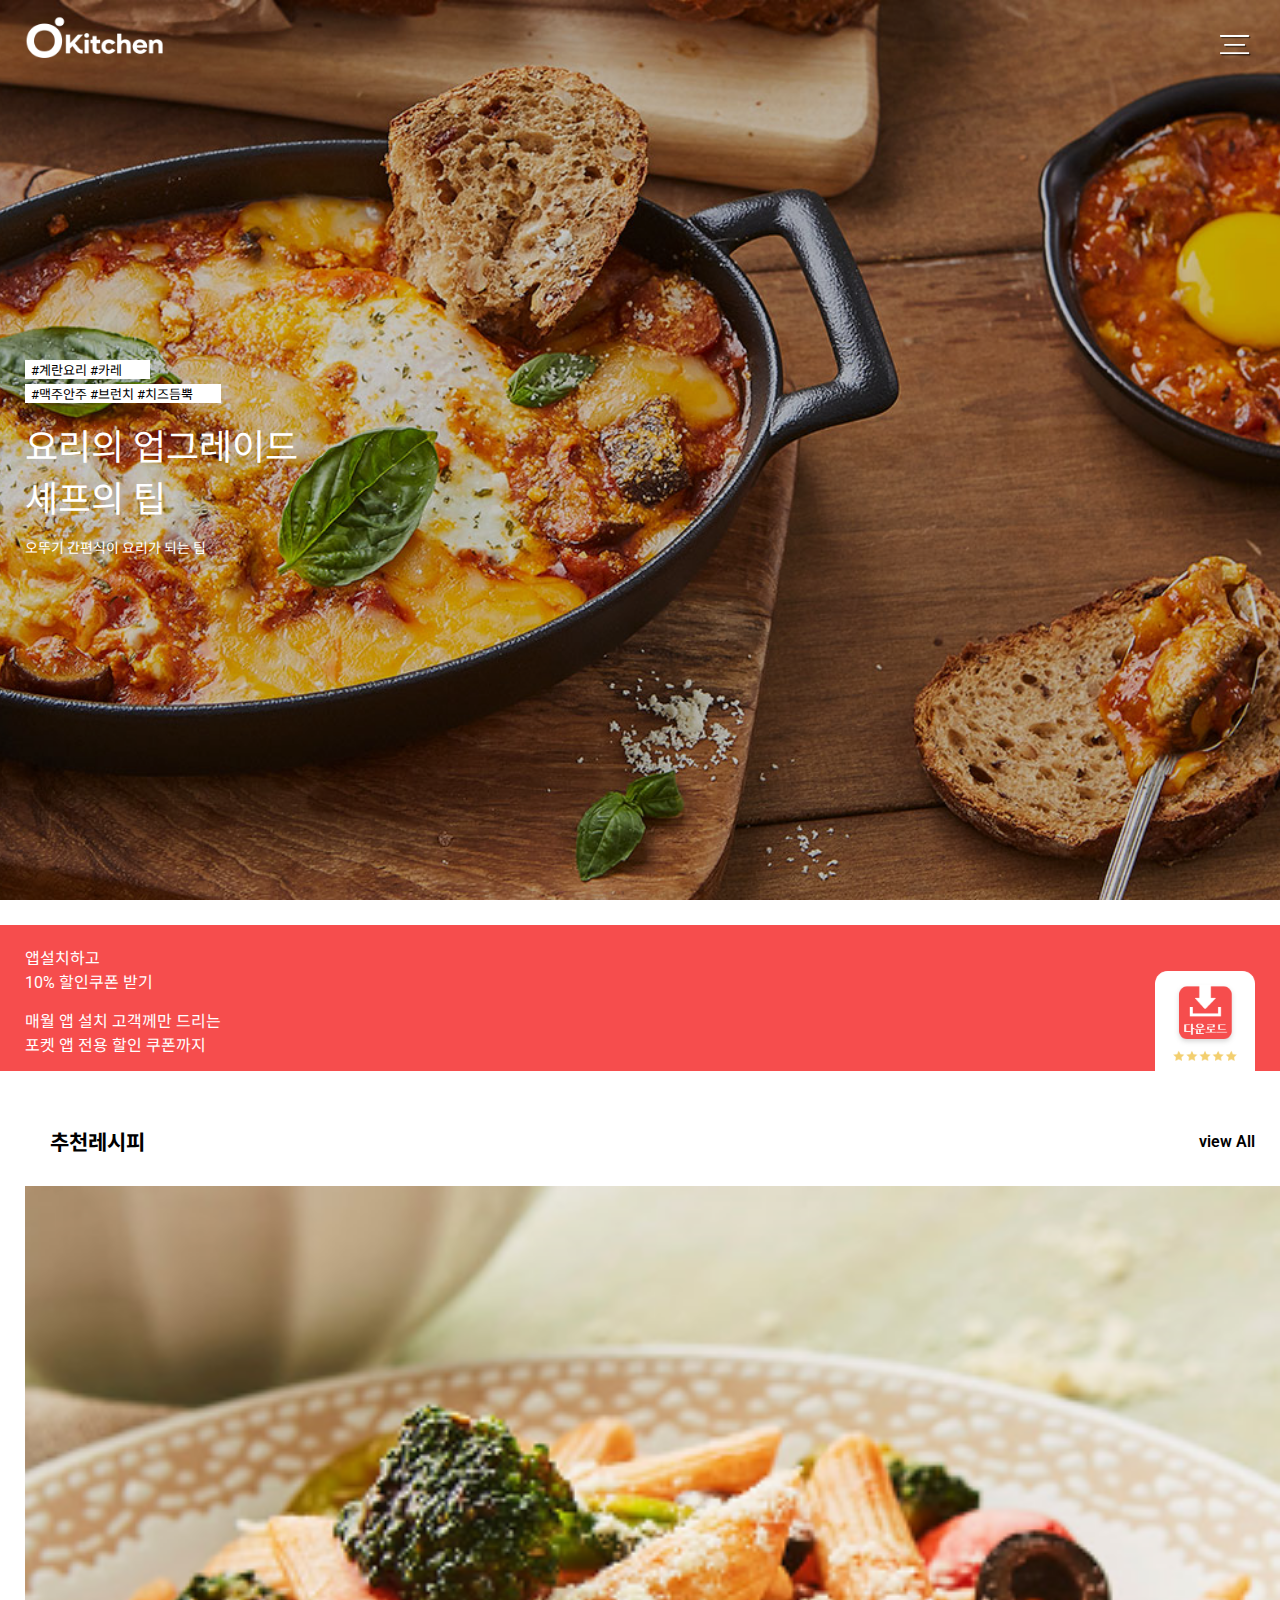
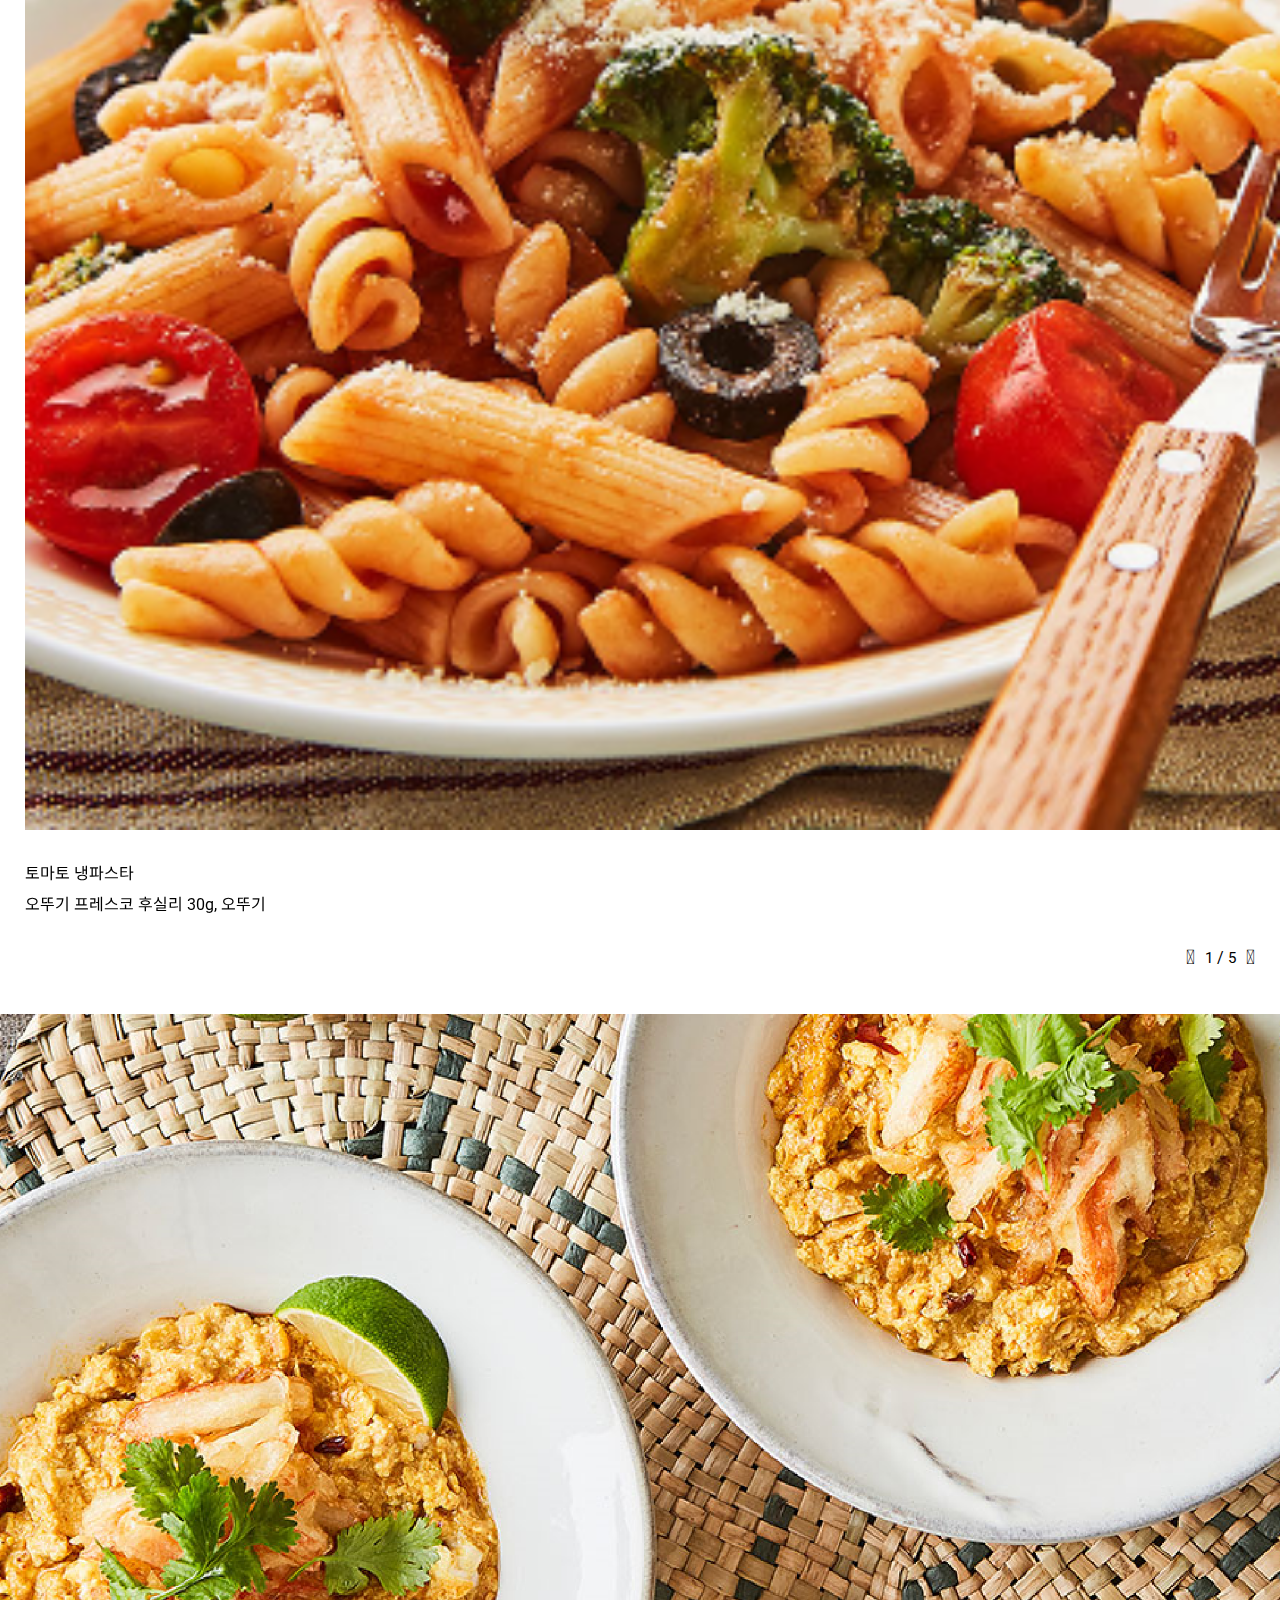
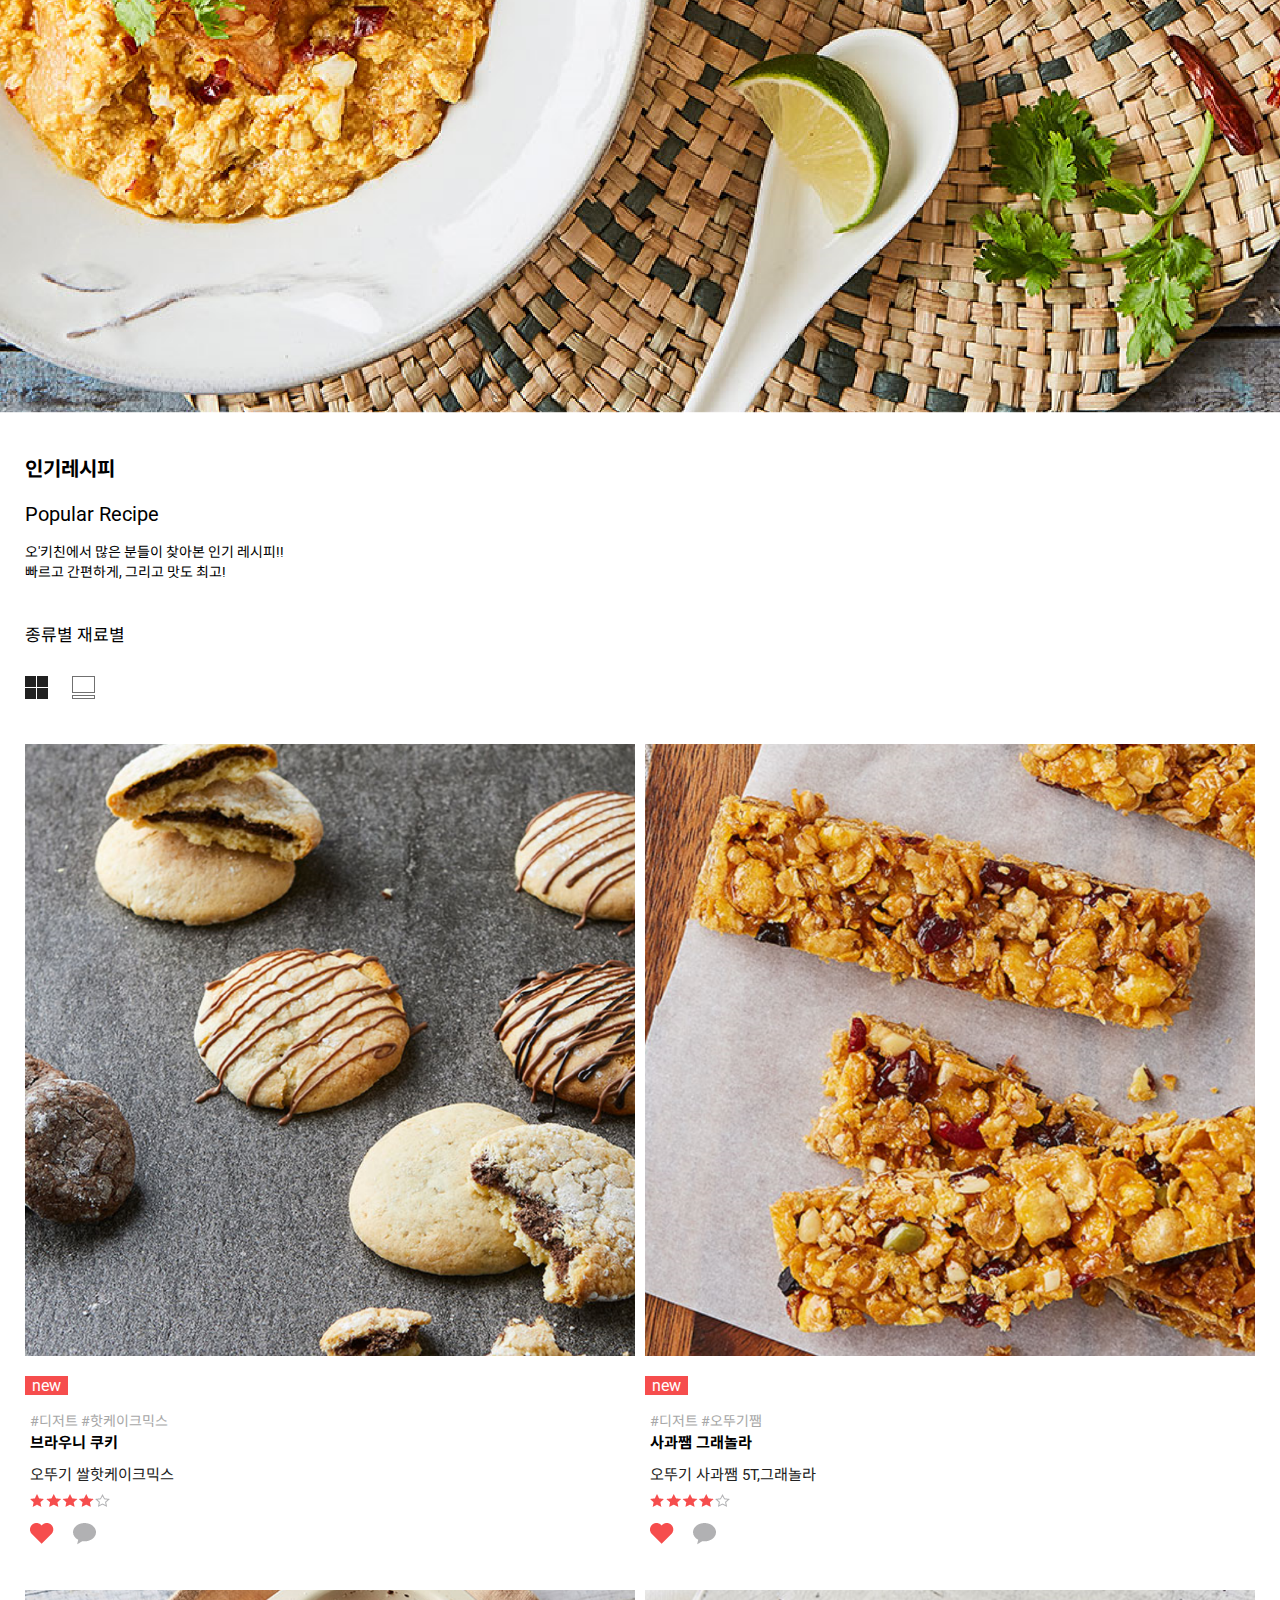
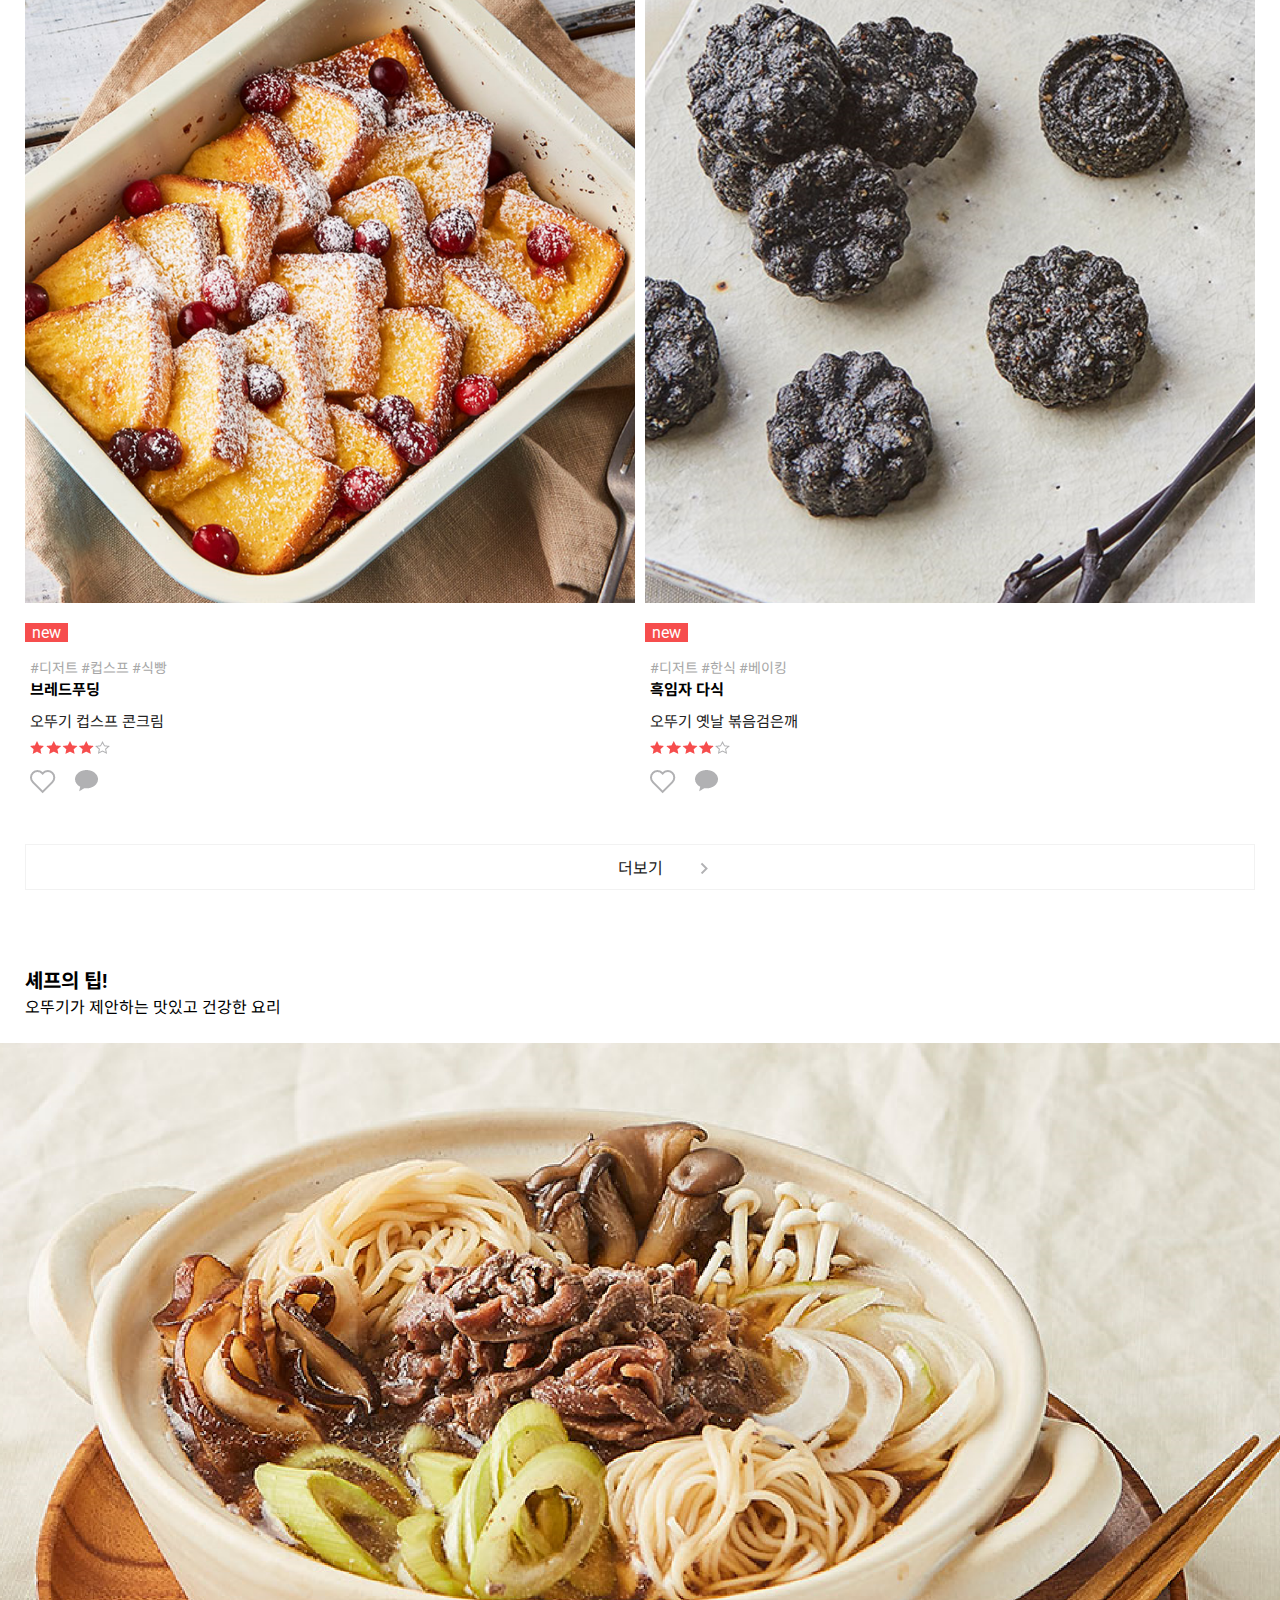
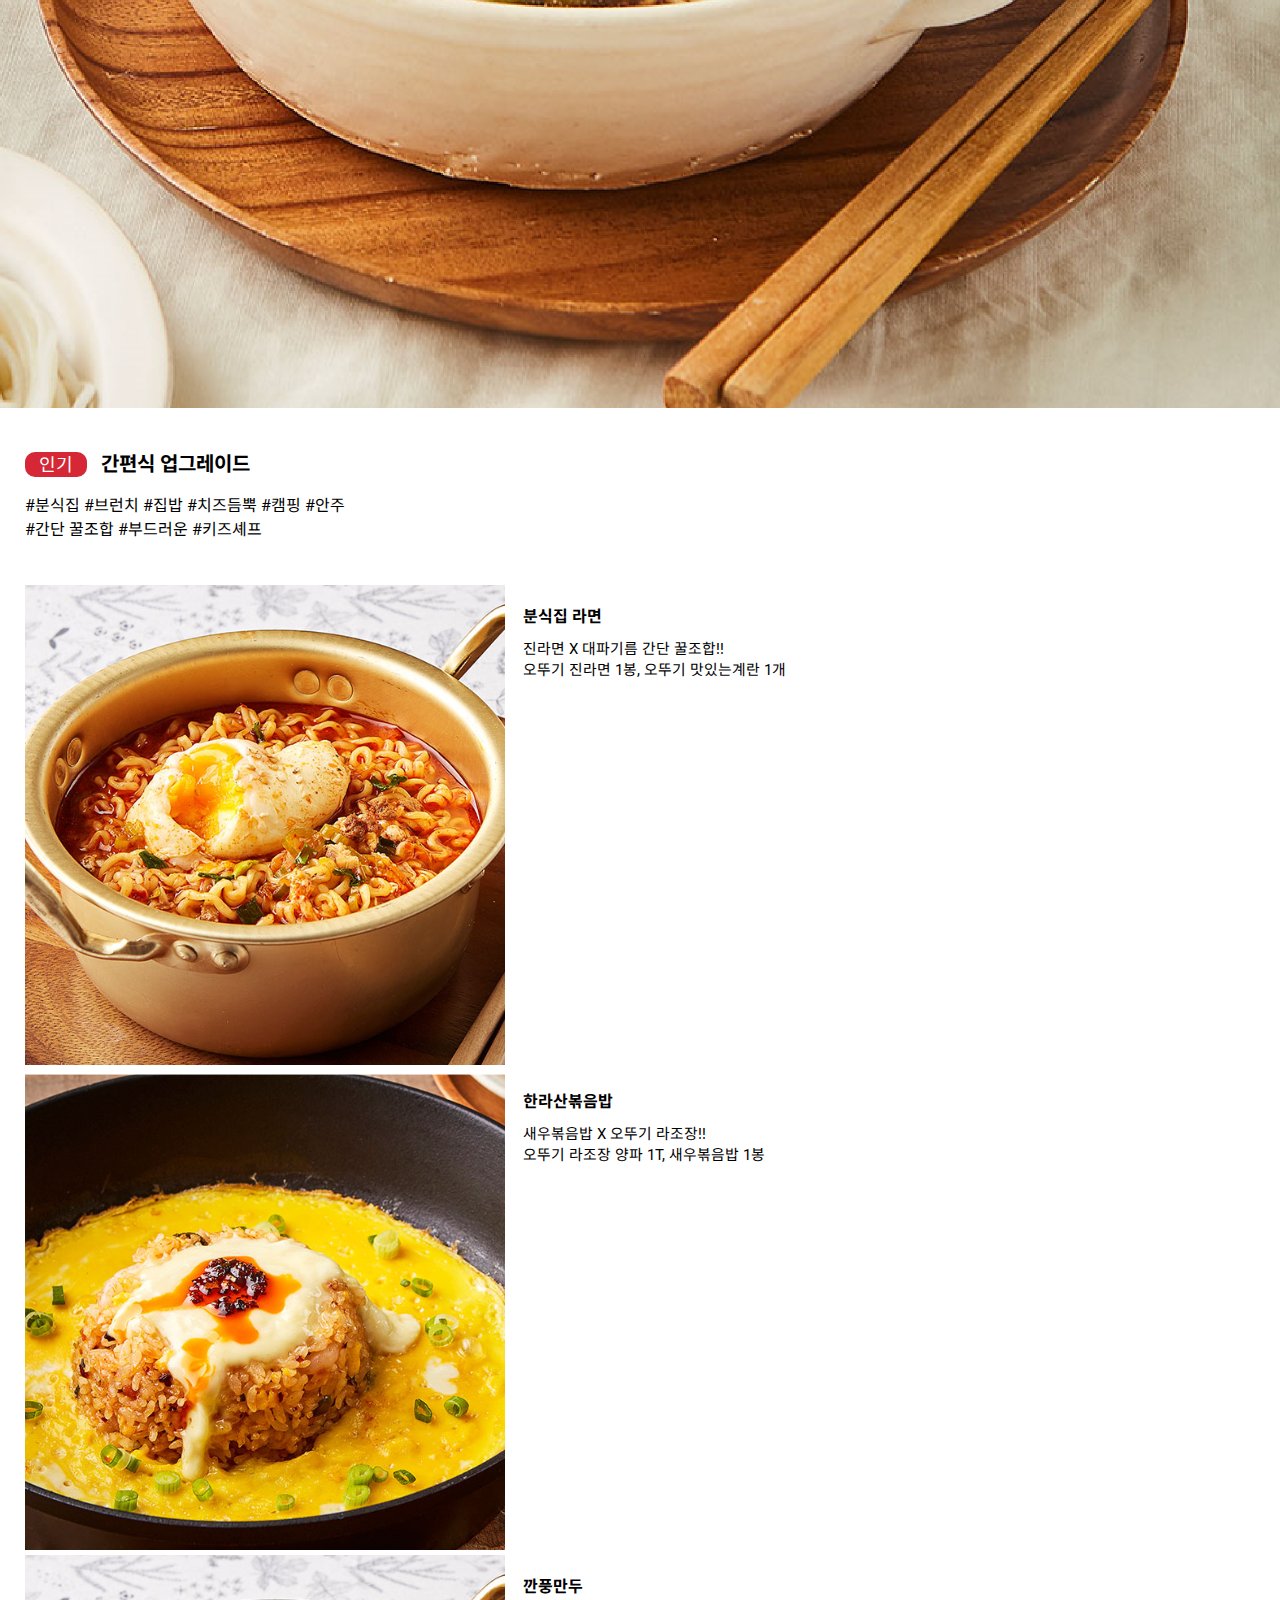
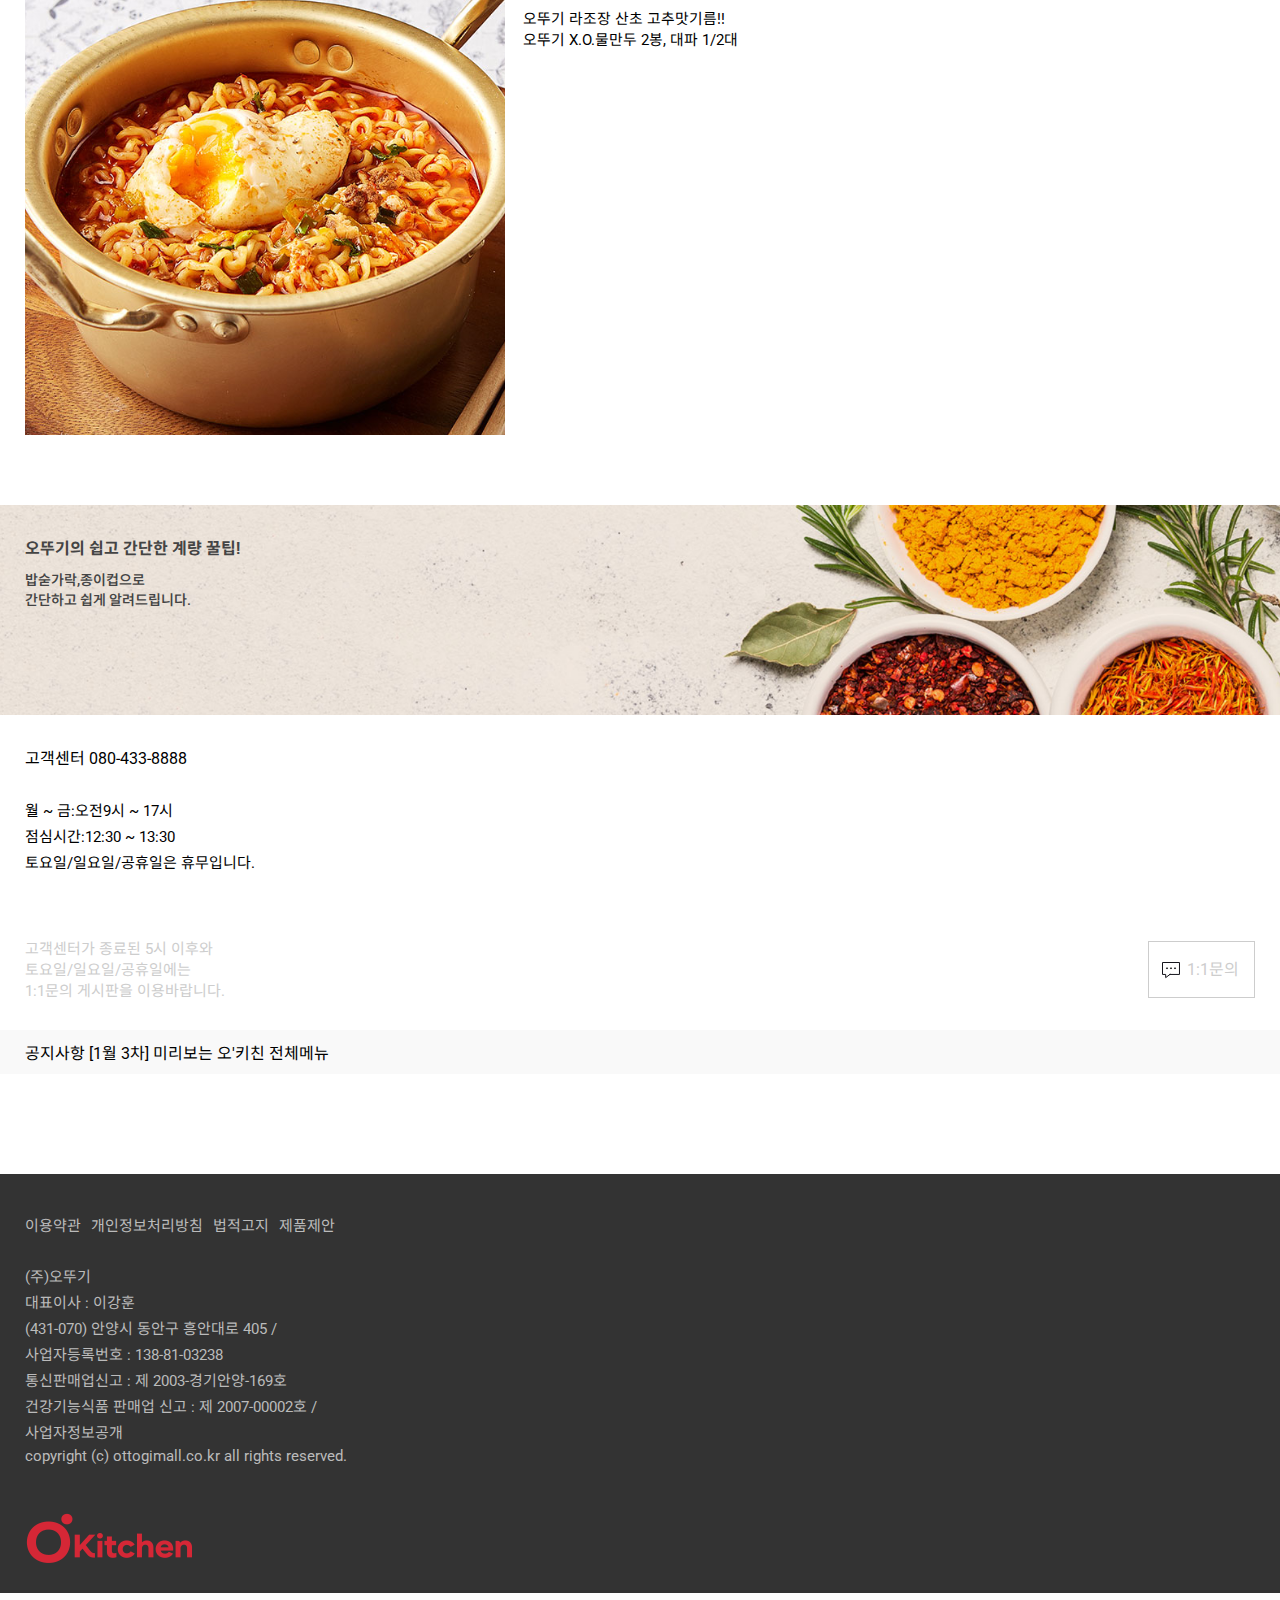
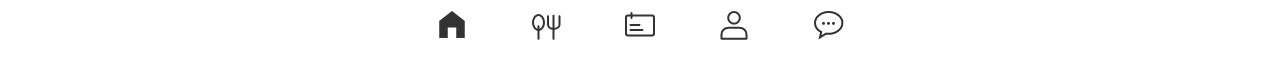
<file: index.html>
<!DOCTYPE html>
<html lang="ko">
<head>
<title>오'키친</title>
<meta charset="utf-8">
<meta name="viewport" content="width=device-width, initial-scale=1.0, maximum-scale=1">
<link rel="shortcut icon" href="images/favicon.ico">
<link rel="stylesheet" href="https://fonts.googleapis.com/css2?family=Roboto:wght@100;300;400;700;900&display=swap">
<link rel="stylesheet" href="https://fonts.googleapis.com/css2?family=Noto+Sans+KR:wght@100;300;400;600&display=swap">
<link rel="stylesheet" href="https://unpkg.com/swiper/swiper-bundle.min.css">
<link rel="stylesheet" href="https://cdnjs.cloudflare.com/ajax/libs/font-awesome/4.7.0/css/font-awesome.min.css">
<link rel="stylesheet" href="https://site-assets.fontawesome.com/releases/v6.1.2/css/all.css">
<link rel="stylesheet" href="css/reset.css">
<link rel="stylesheet" href="css/style.css">
<link rel="manifest" href="manifest.json">
<script src="https://unpkg.com/swiper/swiper-bundle.min.js"></script>
<script src="https://cdnjs.cloudflare.com/ajax/libs/gsap/3.6.1/gsap.min.js"></script>
<script src="js/sctipt.js"></script>
<script type="module">
	if("serviceWorker" in navigator){
	   navigator.serviceWorker.register("pwabuilder-sw.js")
	   .then(function(registration){
		  // console.log("Service Worker Success", registration);
	   })
	   .catch(function(error){
		  // console.error("Service Worker Fail", error);
	   });
	}
	</script>
</head>
<body>
<div class="wrapper">
	<div id="main">
		<div class="header">
			<h2><img src="images/logo.png" alt="logo"></h2>
			<a href="" class="tab"></a>
			<div class="menu">
				<div class="nav_top">
					<div class="top">
						<a href="">로그인 해주세요.</a>
						<a href="" class="home"><img src="images/menu_home.png" alt="home_btn"></a>
					</div>
					<div class="bottom">
						<ul>
							<li><a href="">마이'키친</a></li>
							<li><a href="">즐겨찾기</a></li>
							<li><a href="">레시피찾기</a></li>
						</ul>
					</div>
				</div>
				<div class="nav_info">
					<strong>레시피 메뉴</strong>
					<p>오늘은 뭐 먹지? 고민하지말고<br>오'키친에서 간단하고 빠르게!</p>
				</div>
				<div class="nav_menu">
					<ul>
						<li><a href="">인기레시피</a></li>
						<li><a href="">신규레시피</a></li>
						<li><a href="">종류별</a></li>
						<li><a href="">재료별</a></li>
						<li><a href="">방법</a></li>
						<li><a href="">테마</a></li>
						<li><a href="">기념일</a></li>
						<li><a href="">도구</a></li>
					</ul>
				</div>
			</div>
			<div class="dim"></div>
		</div>
		<div class="main_slider">
			<div class="swiper mainSwiper">
				<div class="swiper-wrapper">
					<div class="swiper-slide">
						<img src="images/main1.png" alt="main_slider1">
						<div class="desc">
							<span>#계란요리 #카레</span><br>
							<span>#맥주안주 #브런치 #치즈듬뿍</span>
							<h3>요리의 업그레이드<br>셰프의 팁</h3>
							<p>오뚜기 간편식이 요리가 되는 팁</p>
						</div>
					</div>
					<div class="swiper-slide">
						<img src="images/main2.png" alt="main_slider2">
						<div class="desc">
							<span>#한식 #집밥 #비빔장</span><br>
							<span>#만능소스 #소불고기양념</span>
							<h3>온 가족과 함께<br>오늘은 오뚜기집밥</h3>
							<p>오뚜기 간편식이 요리가 되는 팁</p>
						</div>
					</div>
					<div class="swiper-slide">
						<img src="images/main3.png" alt="main_slider3">
						<div class="desc">
							<span>#술안주 #어묵볼</span>
							<h3>손쉽게 집에서 술안주</h3>
							<p>오뚜기 간편식이 요리가 되는 팁</p>
						</div>
					</div>
					<div class="swiper-slide">					
						<img src="images/main4.png" alt="main_slider4">
						<div class="desc">
							<span>#김치 #장국</span><br>
							<span>#국수맛집 #분식집 #포장마차</span>
							<h3>#신규레시피<br>가볍게 소울 푸드</h3>
							<p>오뚜기 간편식이 요리가 되는 팁</p>
						</div>
					</div>
					<div class="swiper-slide">
						<img src="images/main5.png" alt="main_slider5">
						<div class="desc">
							<span>#치즈듬뿍 #샐러드 #브런치</span>
							<h3>샐러드 토핑<br>오뚜기 스트링치즈!</h3>
							<p>오뚜기 간편식이 요리가 되는 팁</p>
						</div>
					</div>
				</div>
			</div>
		</div>
	</div>
	<div id="coupon">
		<div class="inner">
			<div class="desc">
				<p>앱설치하고<br>10% 할인쿠폰 받기</p>
				<p>매월 앱 설치 고객께만 드리는<br>포켓 앱 전용 할인 쿠폰까지</p>
					
				</p>
				<div class="download">
					<a href=""><img src="images/top_banner_icon.png" alt="download_img"></a>
				</div>
			</div>
		</div>
	</div>
	<div id="recommend_recipe">
		<div class="inner">
			<div class="title">	
				<h3>추천레시피</h3>
				<a href="">view All</a>
			</div>
			<div class="sub_slider">
				<div class="swiper subSwiper">
					<div class="swiper-wrapper">
						<div class="swiper-slide">
							<div class="photo"><img src="images/sub_slide1.png" alt="sub_slide1"></div>
							<div class="desc">
								<p>토마토 냉파스타</p>
								<p>오뚜기 프레스코 후실리 30g, 오뚜기</p>
							</div>
						</div>
						<div class="swiper-slide">
							<div class="photo"><img src="images/sub_slide2.png" alt="sub_slide2"></div>
							<div class="desc">
								<p>차돌박이 된장찌개</p>
								<p>즉석애호박된장국1봉(18g*2), 애호박</p>
							</div>
						</div>
						<div class="swiper-slide">
							<div class="photo"><img src="images/sub_slide3.png" alt="sub_slide3"></div>
							<div class="desc">
								<p>시나몬롤</p>
								<p>오뚜기 찹쌀호떡믹스 1개(540g),콩기름 5T</p>
							</div>
						</div>
						<div class="swiper-slide">
							<div class="photo"><img src="images/sub_slide4.png" alt="sub_slide4"></div>
							<div class="desc">
								<p>바지락찜</p>
								<p>바지락 800g, 생마늘 10톨, 청양고추 3개, 오뚜기 프레스코</p>
							</div>
						</div>
						<div class="swiper-slide">
							<div class="photo"><img src="images/sub_slide5.png" alt="sub_slide5"></div>
							<div class="desc">
								<p>매콤 쉬림프 카레라이스</p>
								<p>오뚜기 바몬드카레 매운맛 골드 1봉, 순후</p>
							</div>
						</div>
				  	</div>
				</div>
				<div class="pagination">
					<div class="prev"><a href=""><i class="fa-solid fa-arrow-left"></i></a></div>
					<div class="account">
						<span class="current">current</span> / <span class="total">total</span>
					</div>
					<div class="next"><a href=""><i class="fa-solid fa-arrow-right"></i></a></div>
				</div>
			</div>
		</div>
	</div>
	<div id="popular_recipe">
		<div class="banner_img"><img src="images/sub_banner1.png" alt="sub_banner1"></div>
		<div class="content">
			<div class="title">
				<h3>인기레시피</h3>
				<span>Popular Recipe</span>
				<p>오'키친에서 많은 분들이 찾아본 인기 레시피!!</p>
				<p>빠르고 간편하게, 그리고 맛도 최고!</p>
			</div>
			<div class="group_btn">
				<a href="">종류별</a>
				<a href="">재료별</a>
			</div>
			<div class="view_btn">
				<a href=""><img src="images/veiw_block_on.png" alt="veiw_block_on"></a>
				<a href=""><img src="images/veiw_list_off.png" alt="veiw_list_off"></a>
			</div>
			<div class="recipe_list">
				<ul>
					<li>
						<a href="">
							<div class="photo"><img src="images/list1.png" alt="list1"></div>
						</a>
							<span class="new">new</span>
							<span class="tag">#디저트 #핫케이크믹스</span>
						<a href="">							
							<div class="desc">
								<strong>브라우니 쿠키</strong>
								<p>오뚜기 쌀핫케이크믹스</p>
							</div>
						</a>
						<div class="rating"><img src="images/share.png" alt="rating"></div>
						<div class="share">
							<a href=""><img src="images/share2_on.png" alt="like"></a>
							<a href=""><img src="images/share3_off.png" alt="share"></a>
						</div>
					</li>
					<li>
						<a href=""></a>
							<div class="photo"><img src="images/list2.png" alt="list2"></div>
						</a>
							<span class="new">new</span>
							<span class="tag">#디저트 #오뚜기쨈</span>
						<a href="">
							<div class="desc">
								<strong>사과쨈 그래놀라</strong>
								<p>오뚜기 사과쨈 5T,그래놀라</p>
							</div>
						</a>
						<div class="rating"><img src="images/share.png" alt="rating"></div>
						<div class="share">
							<a href=""><img src="images/share2_on.png" alt="like"></a>
							<a href=""><img src="images/share3_off.png" alt="share"></a>
						</div>
					</li>
					<li>
						<a href="">
							<div class="photo"><img src="images/list3.png" alt="list3"></div>
						</a>
							<span class="new">new</span>
							<span class="tag">#디저트 #컵스프 #식빵</span>
						<a href="">							
							<div class="desc">
								<strong>브레드푸딩</strong>
								<p>오뚜기 컵스프 콘크림</p>
							</div>
						</a>
						<div class="rating"><img src="images/share.png" alt="rating"></div>
						<div class="share">
							<a href=""><img src="images/share2_off.png" alt="like"></a>
							<a href=""><img src="images/share3_off.png" alt="share"></a>
						</div>
					</li>
					<li>
						<a href="">
							<div class="photo"><img src="images/list4.png" alt="list4"></div>
						</a>
							<span class="new">new</span>
							<span class="tag">#디저트 #한식 #베이킹</span>
						<a href="">							
							<div class="desc">
								<strong>흑임자 다식</strong>
								<p>오뚜기 옛날 볶음검은깨</p>
							</div>
						</a>
						<div class="rating"><img src="images/share.png" alt="rating"></div>
						<div class="share">
							<a href=""><img src="images/share2_off.png" alt="like"></a>
							<a href=""><img src="images/share3_off.png" alt="share"></a>
						</div>
					</li>
				</ul>
				<div class="more_btn">
					<a href="">더보기</a>
				</div>
			</div>
		</div>
	</div>
	<div id="chef_tip">
		<div class="inner">
			<div class="title">
				<h3>셰프의 팁!</h3>
				<span>오뚜기가 제안하는 맛있고 건강한 요리</span>
			</div>
		</div>
		<div class="banner_img"><img src="images/sub_banner2.png" alt="sub_banner2"></div>
		<div class="inner">
			<div class="content">
				<div class="title">
					<span>인기</span>
					<strong>간편식 업그레이드</strong>
						<div class="p_wrap">
							<p>#분식집 #브런치 #집밥 #치즈듬뿍 #캠핑 #안주</p>
							<p>#간단 꿀조합 #부드러운 #키즈셰프</p>
						</div>
				</div>
				<div class="list">
					<ul>
						<li>
							<a href="">
								<div class="photo"><img src="images/list5.png" alt="list5"></div>
								<div class="desc">
									<strong>분식집 라면</strong>
									<p>진라면 X 대파기름 간단 꿀조합!!</p>
									<p>오뚜기 진라면 1봉, 오뚜기 맛있는계란 1개</p>
								</div>
							</a>
						</li>
						<li>
							<a href="">
								<div class="photo"><img src="images/list6.png" alt="list6"></div>
								<div class="desc">
									<strong>한라산볶음밥</strong>
									<p>새우볶음밥 X 오뚜기 라조장!!</p>
									<p>오뚜기 라조장 양파 1T, 새우볶음밥 1봉</p>
								</div>
							</a>
						</li>
						<li>
							<a href="">
								<div class="photo"><img src="images/list5.png" alt="list5"></div>
								<div class="desc">
									<strong>깐풍만두</strong>
									<p>오뚜기 라조장 산초 고추맛기름!!</p>
									<p>오뚜기 X.O.물만두 2봉, 대파 1/2대</p>
								</div>
							</a>
						</li>
					</ul>
				</div>
			</div>
		</div>
	</div>
	<div id="banner">
		<div class="inner">
			<div class="desc">
				<strong>오뚜기의 쉽고 간단한 계량 꿀팁!</strong>
				<p>밥숟가락,종이컵으로</p>
				<p>간단하고 쉽게 알려드립니다.</p>
			</div>
		</div>
	</div>
	<div id="customer">
		<div class="inner">
			<div class="info">
				<ul>
					<li>고객센터 080-433-8888</li>
					<li>월 ~ 금:오전9시 ~ 17시</li>
					<li>점심시간:12:30 ~ 13:30</li>
					<li>토요일/일요일/공휴일은 휴무입니다.</li>
				</ul>
			</div>
			<div class="info2">
				<div class="text">
					<p>고객센터가 종료된 5시 이후와<br>
						토요일/일요일/공휴일에는<br>
						1:1문의 게시판을 이용바랍니다.
				</div>
				<div class="contact_btn"><a href="">1:1문의</a></div>
			</div>
		</div>
		<div class="notice">공지사항 [1월 3차] 미리보는 오'키친 전체메뉴</div>
	</div>
	<div id="footer">
		<div class="inner">
			<div class="ft_top">
				<ul>
					<li><a href="">이용약관</a></li>
					<li><a href="">개인정보처리방침</a></li>
					<li><a href="">법적고지</a></li>
					<li><a href="">제품제안</a></li>
				</ul>
			</div>
			<div class="ft_middle">
				<ul>
					<li>(주)오뚜기</li>
					<li>대표이사 : 이강훈</li>
					<li>(431-070) 안양시 동안구 흥안대로 405 /</li>
					<li>사업자등록번호 : 138-81-03238</li>
					<li>통신판매업신고 : 제 2003-경기안양-169호</li>
					<li>건강기능식품 판매업 신고 : 제 2007-00002호 /</li>
					<li>사업자정보공개</li>
					<li>copyright (c) ottogimall.co.kr all rights reserved.</li>
				</ul>
			</div>
			<div class="ft_bottom">
				<img src="images/ft_logo.png" alt="ft_logo">
			</div>
		</div>
	</div>
	<div id="footer_navigation">
		<div class="inner">
			<ul>
				<li><a href=""><img src="images/home1_on.png" alt="home1"></a></li>
				<li><a href=""><img src="images/home2_off.png" alt="home2"></a></li>
				<li><a href=""><img src="images/home3_off.png" alt="home3"></a></li>
				<li><a href=""><img src="images/home4_off.png" alt="home4"></a></li>
				<li><a href=""><img src="images/home5_off.png" alt="home5"></a></li>
			</ul>
		</div>
	</div>
</div>
</body>
</html>
</file>
<file: css/style.css>
@charset "utf-8";

:root {
	--swiper-theme-color: #fff;
}

::-webkit-scrollbar {
	width: 5px;
}
::-webkit-scrollbar-track {
	background-color: #eaeaea;
}
::-webkit-scrollbar-thumb {
	border-radius: 3px;
	background-color: #999;
}

body {
	font-family: "Roboto", "Noto Sans KR", sans-serif;
	font-size: 1em;
}
#main{
	position: relative;
}
#main .header{
	display: flex;
	position: absolute;
	top: 0;
	left: 0;
	width: 100%;
	padding: 10px 25px;
	justify-content: space-between;
	align-items: center;
	z-index: 100;
	box-sizing: border-box;
}
#main .header.flow{
	background-color: rgba(0,0,0,.2);
}
#main .header h2{
	width: 140px;	 
}
#main .header .tab{
	position: absolute;
	right: 25px;
	top: 25px;
	width: 40px;
	height: 40px;
	z-index: 999;
	background-image: url(../images/top_btn.png);
}
#main .header .tab.close{
	position: fixed;
	right: 25px;
	top: 25px;
	width: 40px;
	height: 40px;
	z-index: 999;
	background-image: url(../images/menu_close.png);
	background-repeat: no-repeat;
	background-position: center;
}
#main .header .menu{
	display: none;
	position: fixed;
	right: 0;
	top: 0;
	width: 85%;
	height: 100vh;
	background-color: #fff;	
	z-index: 998;
}
#main .header .menu.active{
	display: block;
}
#main .header .menu .nav_top{
	background-color: #f74d4e; 
	padding: 25px;
}
#main .header .menu .nav_top .top{
	display: flex;
	padding-bottom: 50px;
	justify-content: space-between;
	align-items: center;
}
#main .header .menu .nav_top .top a{
	font-size: 1.3em;
	color: #fff;
}
#main .header .menu .nav_top .top .home{
	padding-top: 7px;
	padding-right: 60px;
}
#main .header .menu .nav_top .bottom ul{
	display: flex;
	gap: 20px;
}
#main .header .menu .nav_top .bottom ul li a{
	color: #fff;
	font-size: 1.1em;
}
#main .header .menu .nav_info{
	padding: 30px 25px;
	border-top: 1px solid #f2f2f2;
	border-bottom: 1px solid #f2f2f2;
}
#main .header .menu .nav_info strong{
	display: block;
	padding-bottom: 15px;
	font-size: 1.1em;
}
#main .header .menu .nav_info p{
	font-size: 1em;
}
#main .header .menu .nav_menu{
	padding: 30px 25px;
}

#main .header .menu .nav_menu ul{ /**/
	height: calc(100vh - 350px);
	overflow-y: auto;
}
#main .header .menu .nav_menu ul::-webkit-scrollbar{ /**/
	width: 5px;
}
#main .header .menu .nav_menu ul::-webkit-scrollbar-track{ /**/
	background-color: transparent;
}
#main .header .menu .nav_menu ul::-webkit-scrollbar-thumb{ /**/
	border-radius: 3px;
	background-color: #333;
}

#main .header .menu .nav_menu ul li{
	position: relative;
}
#main .header .menu .nav_menu ul li::after{
	content: "";
	position: absolute;
	left: 0;
	bottom: 0;
	width: 100%;
	height: 1px;
	background-color: #f2f2f2;
}
#main .header .menu .nav_menu ul li:last-child:after{
	display: none;
}
#main .header .menu .nav_menu ul li a{
	display: block;
	padding: 25px 0;
	color: #444;
	font-size: 0.925em;
}
#main .header .menu .nav_menu ul li a:hover,
#main .header .menu .nav_menu ul li a:focus{
	color: #f54d4d;
}
#main .header .dim{
	display: none;
	position: fixed;
	left: 0;
	top: 0;
	width: 100vw;
	height: 100vh;
	background-color: rgba(0, 0, 0,.6);
}
#main .header .dim.on{
	display: block;
}
#main .main_slider{
	height: 100vh;
	overflow: hidden;
}
#main .main_slider .swiper{
	width: 100%;
	height: 100%;
}
#main .main_slider .swiper .swiper-slide{
	position: relative;
}
#main .main_slider .swiper .swiper-slide img{
	display: block;
	width: 100%;
	height: 100%;
	object-fit: cover;
}
#main .main_slider .swiper .swiper-slide .desc {
	position: absolute;
	left: 25px;
	top: 40vh;
	width: calc(100% - 50px);
	text-align: left;
}
#main .main_slider .swiper .swiper-slide .desc span{
	display: inline-block;
	padding: 0 28px 0 6px;
	background-color: #fff;
	font-size: 0.8125em;
}
#main .main_slider .swiper .swiper-slide .desc span:first-child{
	margin-bottom: 5px;
}
#main .main_slider .swiper .swiper-slide .desc h3{
	padding: 15px 0;
	color: #fff;
	font-size: 2.25em;
	font-weight: 400;
}
#main .main_slider .swiper .swiper-slide .desc p{
	color: #fff;
	font-size: 0.875em;
}
#coupon{
	margin: 25px 0;
	background-color: #f64d4d;
}
#coupon .inner{
	position: relative;
	padding: 20px 25px 15px;
}
#coupon .inner .desc p{
	color: #fff;
}
#coupon .inner .desc p:first-child{
	padding-bottom: 15px;
}
#coupon .inner .download{
	position: absolute;
	bottom: 0;
	right: 25px;
	width: 100px;
	height: 100px;
}
#recommend_recipe .inner{
	padding-left: 25px;
}
#recommend_recipe .inner .title{
	display: flex;
	padding: 30px 25px 30px;
	justify-content: space-between;
	align-items: center;
}
#recommend_recipe .inner .title h3{
	font-size: 1.3125em;
}
#recommend_recipe .inner .title a{
	font-weight: 600;
}
#recommend_recipe .inner .sub_slider .photo img{
	width: 100%;
}
#recommend_recipe .inner .sub_slider .desc{
	padding: 30px 0;
}
#recommend_recipe .inner .sub_slider .desc p{
	font-size: 1em;
}
#recommend_recipe .inner .sub_slider .desc p:first-child{
	padding-bottom: 7px;
}
#recommend_recipe .inner .sub_slider .pagination{
	display: flex;
	justify-content: right;
	padding-right: 25px;
	align-items: center;
}
#recommend_recipe .inner .sub_slider .pagination .prev i,
#recommend_recipe .inner .sub_slider .pagination .next i{
	font-size: 20px;	
}
#recommend_recipe .inner .sub_slider .pagination .account{
	padding: 0 10px;
}
#recommend_recipe .inner .sub_slider .pagination .account span{
	font-size: 0.90625em;
}
#popular_recipe{
	padding-top: 45px;
}
#popular_recipe .content{
	padding: 40px 25px;
}
#popular_recipe .content .title{
	padding-bottom: 40px;
}
#popular_recipe .content .title h3{
	font-size: 1.25em;
	padding-bottom: 20px;
}
#popular_recipe .content .title span{
	display: block;
	font-size: 1.25em;
	padding-bottom: 15px;
}
#popular_recipe .content .title p{
	font-size: 0.875em; 
}
#popular_recipe .content .group_btn{
	font-size: 1.0625em;
	padding-bottom: 30px;
}
#popular_recipe .content .view_btn a:first-child{
	padding-right: 20px;
}
#popular_recipe .content .recipe_list{
	padding: 45px 0 0;
}
#popular_recipe .content .recipe_list ul{
	display: flex;	
	justify-content: center;
	flex-wrap: wrap;
	gap: 45px 10px;
	padding-bottom: 50px;
}
#popular_recipe .content .recipe_list ul li{
	width: calc((100% - 10px)/2);
} 
#popular_recipe .content .recipe_list .desc{
	padding-left: 5px;
}
#popular_recipe .content .recipe_list .new{
	display: inline-block;
	padding: 0 7px;
	margin-top: 20px;
	color: #fff;
	background-color: #f64d4d;
}
#popular_recipe .content .recipe_list .tag{
	display: block;
	padding-top: 15px;
	padding-left: 5px;
	font-size: 0.875em;
	color: #a7a7a7;
}
#popular_recipe .content .recipe_list .desc strong{
	padding-top: 5px;
	font-size: 0.95em;
}
#popular_recipe .content .recipe_list .desc p{
	padding-top: 10px;
	font-size: 0.95em;
	color: #222222; 
}
#popular_recipe .content .recipe_list .rating{
	padding-top: 10px;
	padding-left: 5px;
}
#popular_recipe .content .recipe_list .share{
	padding-top: 10px;
	padding-left: 5px;
}
#popular_recipe .content .recipe_list .share a:first-child{
	padding-right: 15px;
}
#popular_recipe .content .recipe_list .more_btn a{
	position: relative;
	display: block;
	padding: 10px 0;
	border: 1px solid #f2f2f2;
	text-align: center;
	color: #222222;
}
#popular_recipe .content .recipe_list .more_btn a::after{
	content: "";
	position: absolute;
	left: 54%;
	top: 44%;
	width: 20px;
	height: 20px;
	background-image: url(../images/more.png);
	transform: translateX(-50%);
	transform: translateY(-50%);
}
#chef_tip{
	padding: 35px 0 70px;
}
#chef_tip .inner{
	padding: 0 25px;
}
#chef_tip .inner > .title{
	padding-bottom: 25px;
}
#chef_tip .inner > .title h3{
	font-size:  1.25em;
}
#chef_tip .inner > .title span{
	font-size:  1em;
}
#chef_tip .inner > .content .title{
	padding: 40px 0 45px;
}
#chef_tip .inner > .content .title span{
	padding: 2px 14px;
	font-size: 1.125em;
	color: #fff;
	border-radius: 10px;
	background-color: #d52736;
}
#chef_tip .inner > .content .title strong{
	font-size: 1.25em;
	padding-left: 10px;
}
#chef_tip .inner > .content .title .p_wrap{
	padding-top: 15px;
}
#chef_tip .inner > .content .title .p_wrap p{
	font-size: 1em;
}
#chef_tip .inner > .content .list ul li{
	padding-bottom: 5px;
}
#chef_tip .inner > .content .list ul li:last-child{
	padding-bottom: 0;
}
#chef_tip .inner > .content .list ul li a{
	display: flex;
	gap: 12px;
}
#chef_tip .inner > .content .list ul li a .photo{
	width: calc(40% - 6px);
}
#chef_tip .inner > .content .list ul li a .desc{
	width: calc(60% - 6px);
	padding-top: 18px;
}
#chef_tip .inner > .content .list ul li a .desc strong{
	display: block;
	font-size: 1em;
	padding-bottom: 10px;
}
#chef_tip .inner > .content .list ul li a .desc p{
	font-size: 0.925em;
}
#banner{
	height: 210px;
	background-image: url(../images/sub_banner3.png);
	background-position: center;
	background-size: cover;
}
#banner .inner{
	padding: 30px 25px;
}
#banner .inner .desc strong{
	display: block;
	color: #444444;
	padding-bottom: 10px;	
}
#banner .inner .desc p{
	font-size: 0.875em;
	font-weight: 550;
	color: #444444;
}
#customer{
	padding-bottom: 100px;
}
#customer .inner{
	padding: 30px 25px;
}
#customer .inner .info{
	padding-bottom: 60px;
}
#customer .inner .info ul li{
	font-size: 1em;
}
#customer .inner .info ul li:first-child{
	padding-bottom: 30px;
}
#customer .inner .info ul li:nth-child(2),
#customer .inner .info ul li:nth-child(3),
#customer .inner .info ul li:nth-child(4){
	font-size: 0.9375em;
	padding-bottom: 5px;
}
#customer .inner .info2{
	display: flex;
	justify-content: space-between;
	align-items: center;
}
#customer .inner .info2 .text p{
	color: #cdcdcd;
	font-size: 0.9375em;
}
#customer .inner .info2 .contact_btn a{
	position: relative;
	padding: 18px 15px 18px 38px;
	border: 1px solid #cdcdcd;
	color: #cdcdcd;
}
#customer .inner .info2 .contact_btn a::after{
	content: "";
	position: absolute;
	left: 13px;
	top: 20px;
	width: 18px;
	height: 17px;
	background-image: url(../images/ft_info.png);
}
#customer .notice{
	padding: 10px 25px;
	font-size: 1em;
	background-color: #f9f9f9;
}
#footer{
	background-color: #333333;
}
#footer .inner{
	padding: 40px 25px 30px;
}
#footer .inner .ft_top{
	padding-bottom: 30px;
}
#footer .inner .ft_top ul{
	display: flex;
	gap: 10px;
}
#footer .inner .ft_top ul li a{
	color: #bbbbbb;
	font-size: 0.9375em;
}
#footer .inner .ft_middle{
	padding-bottom: 40px;
}
#footer .inner .ft_middle ul li{
	color: #bbbbbb;
	font-size: 0.9375em;
	padding-bottom: 5px;
}
#footer .inner .ft_middle ul li:last-child{
	padding-bottom: 0;
}
#footer_navigation{
	background-color: #fff;
}
#footer_navigation .inner{
	padding: 0 25px;
}
#footer_navigation .inner ul{
	display: flex;
	justify-content: center;
	gap: 30px;
}

@media only screen and (orientation: portrait) {
	.real-mobile #main .header .menu .nav_info {
		display: block;
	}
	#main .header .menu .nav_menu ul {
		height: calc(100vh - 350px);
	}
}
@media only screen and (orientation: landscape) {
	.real-mobile #main .header .menu .nav_info {
		display: none;
	}
	#main .header .menu .nav_menu ul {
		height: calc(100vh - 190px);
	}
}
</file>
